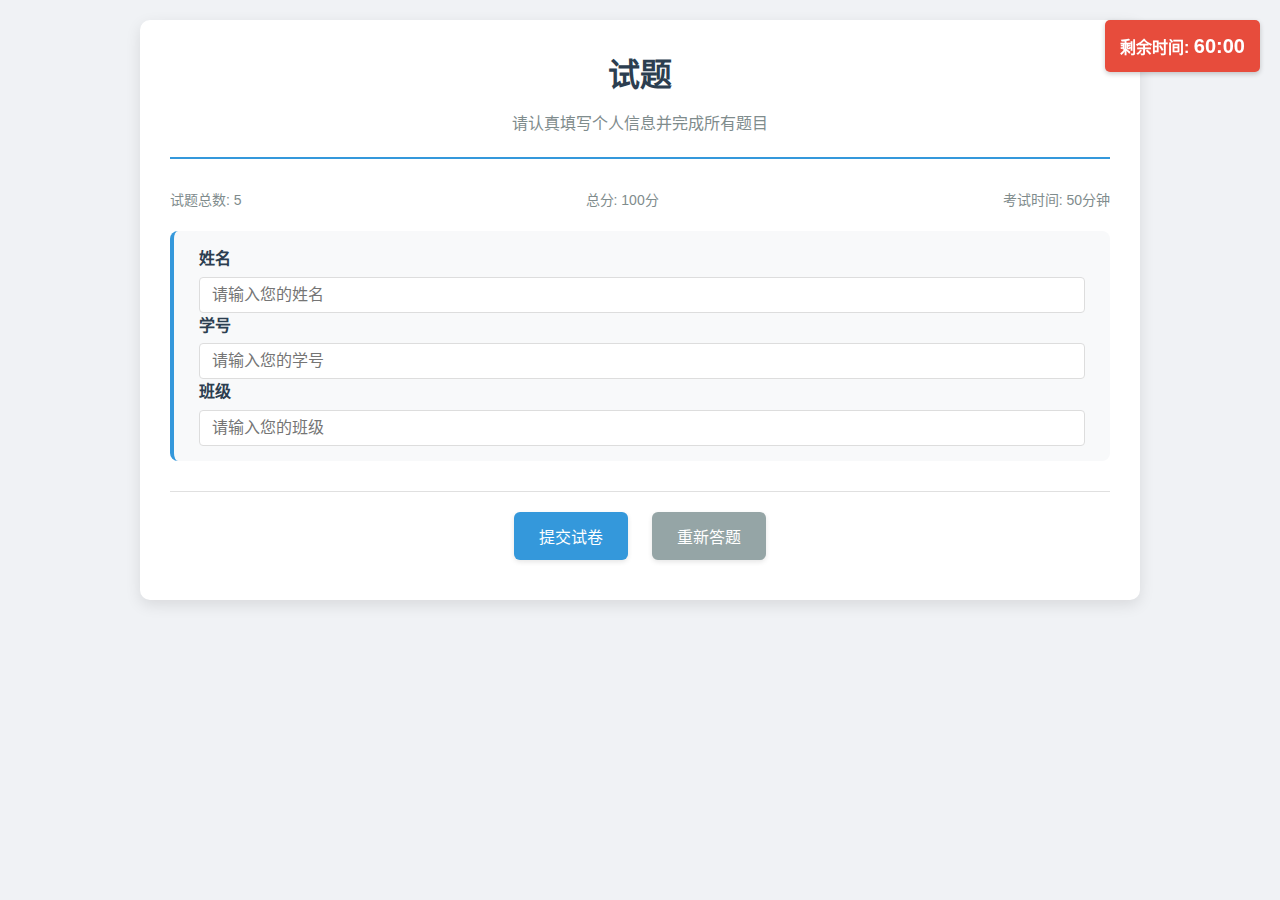
<file: index.html>
<!DOCTYPE html>
<html lang="zh-CN">

<head>
    <meta charset="UTF-8">
    <meta name="viewport" content="width=device-width, initial-scale=1.0">
    <title>图形化一级考试系统</title>
    <link rel="stylesheet" href="./index.css" />
</head>

<body>
    <div class="container">
        <div class="header">
            <h1><span id="exam-id"></span>试题</h1>
            <p class="subtitle">请认真填写个人信息并完成所有题目</p>
        </div>
        <div class="timer-container">
            剩余时间: <span class="timer" id="timer">60:00</span>
        </div>

        <div class="exam-info">
            <div>试题总数: <span id="total-titles">5</span></div>
            <div>总分: 100分</div>
            <div>考试时间: 50分钟</div>
        </div>

        <div class="student-info" style="display: block;">
            <div class="info-item">
                <label for="student-name">姓名</label>
                <input type="text" id="student-name" placeholder="请输入您的姓名">
            </div>
            <div class="info-item">
                <label for="student-id">学号</label>
                <input type="text" id="student-id" placeholder="请输入您的学号">
            </div>
            <div class="info-item">
                <label for="student-class">班级</label>
                <input type="text" id="student-class" placeholder="请输入您的班级">
            </div>
        </div>

        <div id="titles-container">
            <!-- 题目将通过JavaScript动态生成 -->
        </div>
        <!-- 编程题36 -->
        <!-- <div class="programming-question" id="q36">
            <div class="programming-title">36. 宇航员太空漫游</div>
            <div class="programming-content">
                <p><strong>1. 准备工作</strong></p>
                <p>（1）添加背景Nebula；</p>
                <p>（2）删除默认角色小猫，添加角色宇航员Kiran、星星Star和地球Earth。</p>

                <p><strong>2. 功能实现</strong></p>
                <p>（1）宇航员、星星和地球的初始位置如下图所示；</p>
                <img style="max-width: 300px" src="202406图形化一级.files/202406图形化一级6714.png" alt="初始位置"
                    class="programming-image">

                <p>（2）程序开始，宇航员的初始造型为“kiran-a”，旋转方式设为左右翻转；</p>
                <p>（3）宇航员水平向右逐渐移到星星位置，然后切换成造型“kiran-d”；</p>
                <img style="max-width: 300px" src="202406图形化一级.files/202406图形化一级6795.png" alt="小猫说话"
                    class="programming-image">
                <img style="max-width: 300px" src="202406图形化一级.files/202406图形化一级6796.png" alt="小猫说话"
                    class="programming-image">
                <img style="max-width: 300px" src="202406图形化一级.files/202406图形化一级6798.png" alt="小猫说话"
                    class="programming-image">
                <img style="max-width: 300px" src="202406图形化一级.files/202406图形化一级6799.png" alt="小猫说话"
                    class="programming-image">

                <p>（4）宇航员调整方向，垂直向上逐渐移到地球位置。</p>
                <img style="max-width: 300px" src="202406图形化一级.files/202406图形化一级6828.png" alt="向右箭头"
                    class="programming-image">
                <img style="max-width: 300px" src="202406图形化一级.files/202406图形化一级6829.png" alt="向左箭头"
                    class="programming-image">
            </div>
        </div> -->
        <!-- 编程题36 -->
        <!-- <div class="programming-question" id="q37">
            <div class="programming-title">37. 舞蹈表演</div>
            <div class="programming-content">
                <p><strong>1. 准备工作</strong></p>
                <p>（1）添加背景：Concert和Spotlight；</p>
                <p>（2）删除默认角色小猫，添加角色Ballerina；</p>
                <p>（3）给角色Ballerina添加声音：Dance Space和Cheer。</p>

                <p><strong>2. 功能实现</strong></p>
                <p>（1）点击绿旗，初始背景为Conert，小女孩出现在舞台中间位置，造型为“ballerina-a”，说“开始表演”2秒；</p>
                <img style="max-width: 300px" src="202406图形化一级.files/202406图形化一级7325.png" alt="初始位置"
                    class="programming-image">

                <p>（（2）背景切换为“Spotlight”，播放声音“Dance Space”，小女孩每隔1秒切换一个造型，从第二个造型依次切换到最后一个造型；</p>
                <img style="max-width: 300px" src="202406图形化一级.files/202406图形化一级7399.png" alt="小猫说话"
                    class="programming-image">

                <p>（3）最后，播放声音“Cheer”。</p>
                <img style="max-width: 300px" src="202406图形化一级.files/202406图形化一级7420.png" alt="向右箭头"
                    class="programming-image">

            </div>
        </div> -->

        <div class="controls">
            <button id="submit-btn">提交试卷</button>
            <button id="reset-btn">重新答题</button>
            <button id="export-btn">导出错题</button>
        </div>

        <div id="result" class="result"></div>
    </div>

    <script type="text/javascript" src="./index.js"></script>
</body>

</html>
</file>
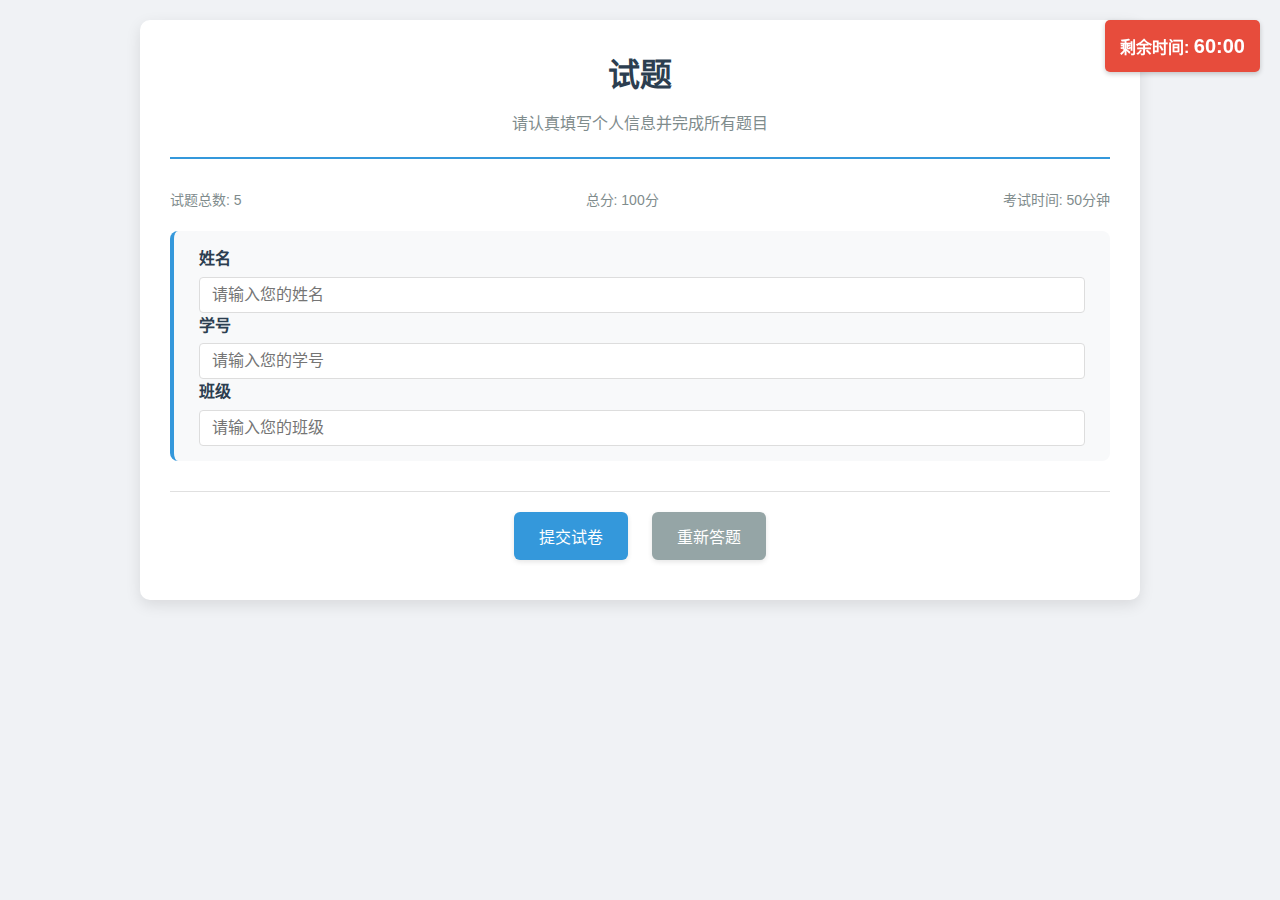
<file: tempalte.html>
<!DOCTYPE html>
<html lang="zh-CN">

<head>
    <meta charset="UTF-8">
    <meta name="viewport" content="width=device-width, initial-scale=1.0">
    <title>图形化一级考试系统</title>
    <link rel="stylesheet" href="./index.css" />
</head>

<body>
    <div class="container">
        <div class="header">
            <h1><span id="exam-id"></span>试题</h1>
            <p class="subtitle">请认真填写个人信息并完成所有题目</p>
        </div>
        <div class="timer-container">
            剩余时间: <span class="timer" id="timer">60:00</span>
        </div>

        <div class="exam-info">
            <div>试题总数: <span id="total-titles">5</span></div>
            <div>总分: 100分</div>
            <div>考试时间: 50分钟</div>
        </div>

        <div class="student-info" style="display: block;">
            <div class="info-item">
                <label for="student-name">姓名</label>
                <input type="text" id="student-name" placeholder="请输入您的姓名">
            </div>
            <div class="info-item">
                <label for="student-id">学号</label>
                <input type="text" id="student-id" placeholder="请输入您的学号">
            </div>
            <div class="info-item">
                <label for="student-class">班级</label>
                <input type="text" id="student-class" placeholder="请输入您的班级">
            </div>
        </div>

        <div id="titles-container">
            <!-- 题目将通过JavaScript动态生成 -->
        </div>
        <!-- 编程题36 -->
        <!-- <div class="programming-question" id="q36">
            <div class="programming-title">36. 宇航员太空漫游</div>
            <div class="programming-content">
                <p><strong>1. 准备工作</strong></p>
                <p>（1）添加背景Nebula；</p>
                <p>（2）删除默认角色小猫，添加角色宇航员Kiran、星星Star和地球Earth。</p>

                <p><strong>2. 功能实现</strong></p>
                <p>（1）宇航员、星星和地球的初始位置如下图所示；</p>
                <img style="max-width: 300px" src="202406图形化一级.files/202406图形化一级6714.png" alt="初始位置"
                    class="programming-image">

                <p>（2）程序开始，宇航员的初始造型为“kiran-a”，旋转方式设为左右翻转；</p>
                <p>（3）宇航员水平向右逐渐移到星星位置，然后切换成造型“kiran-d”；</p>
                <img style="max-width: 300px" src="202406图形化一级.files/202406图形化一级6795.png" alt="小猫说话"
                    class="programming-image">
                <img style="max-width: 300px" src="202406图形化一级.files/202406图形化一级6796.png" alt="小猫说话"
                    class="programming-image">
                <img style="max-width: 300px" src="202406图形化一级.files/202406图形化一级6798.png" alt="小猫说话"
                    class="programming-image">
                <img style="max-width: 300px" src="202406图形化一级.files/202406图形化一级6799.png" alt="小猫说话"
                    class="programming-image">

                <p>（4）宇航员调整方向，垂直向上逐渐移到地球位置。</p>
                <img style="max-width: 300px" src="202406图形化一级.files/202406图形化一级6828.png" alt="向右箭头"
                    class="programming-image">
                <img style="max-width: 300px" src="202406图形化一级.files/202406图形化一级6829.png" alt="向左箭头"
                    class="programming-image">
            </div>
        </div> -->
        <!-- 编程题36 -->
        <!-- <div class="programming-question" id="q37">
            <div class="programming-title">37. 舞蹈表演</div>
            <div class="programming-content">
                <p><strong>1. 准备工作</strong></p>
                <p>（1）添加背景：Concert和Spotlight；</p>
                <p>（2）删除默认角色小猫，添加角色Ballerina；</p>
                <p>（3）给角色Ballerina添加声音：Dance Space和Cheer。</p>

                <p><strong>2. 功能实现</strong></p>
                <p>（1）点击绿旗，初始背景为Conert，小女孩出现在舞台中间位置，造型为“ballerina-a”，说“开始表演”2秒；</p>
                <img style="max-width: 300px" src="202406图形化一级.files/202406图形化一级7325.png" alt="初始位置"
                    class="programming-image">

                <p>（（2）背景切换为“Spotlight”，播放声音“Dance Space”，小女孩每隔1秒切换一个造型，从第二个造型依次切换到最后一个造型；</p>
                <img style="max-width: 300px" src="202406图形化一级.files/202406图形化一级7399.png" alt="小猫说话"
                    class="programming-image">

                <p>（3）最后，播放声音“Cheer”。</p>
                <img style="max-width: 300px" src="202406图形化一级.files/202406图形化一级7420.png" alt="向右箭头"
                    class="programming-image">

            </div>
        </div> -->

        <div class="controls">
            <button id="submit-btn">提交试卷</button>
            <button id="reset-btn">重新答题</button>
            <button id="export-btn">导出错题</button>
        </div>

        <div id="result" class="result"></div>
    </div>

    <script type="text/javascript" src="./index.js"></script>
</body>

</html>
</file>
<file: index.css>
* {
            box-sizing: border-box;
            margin: 0;
            padding: 0;
            font-family: "Microsoft YaHei", sans-serif;
        }

        body {
            background-color: #f0f2f5;
            color: #333;
            line-height: 1.6;
            padding: 20px;
        }

        .container {
            max-width: 1000px;
            margin: 0 auto;
            background: white;
            padding: 30px;
            border-radius: 10px;
            box-shadow: 0 5px 15px rgba(0, 0, 0, 0.1);
        }

        .header {
            text-align: center;
            margin-bottom: 30px;
            padding-bottom: 20px;
            border-bottom: 2px solid #3498db;
        }

        h1 {
            color: #2c3e50;
            margin-bottom: 10px;
        }

        .subtitle {
            color: #7f8c8d;
            font-size: 16px;
        }

        .student-info {
            display: flex;
            justify-content: space-between;
            margin-bottom: 25px;
            padding: 15px;
            background: #f8f9fa;
            border-radius: 8px;
            border-left: 4px solid #3498db;
        }

        .info-item {
            display: flex;
            flex-direction: column;
            flex: 1;
            margin: 0 10px;
        }

        .info-item label {
            font-weight: bold;
            margin-bottom: 5px;
            color: #2c3e50;
        }

        .info-item input {
            padding: 8px 12px;
            border: 1px solid #ddd;
            border-radius: 4px;
            font-size: 16px;
        }

        .title {
            margin-bottom: 25px;
            padding: 20px;
            border: 1px solid #e0e0e0;
            border-radius: 8px;
            background-color: #fafafa;
            transition: all 0.3s ease;
        }

        .title:hover {
            box-shadow: 0 3px 8px rgba(0, 0, 0, 0.08);
        }

        .title-title {
            font-weight: bold;
            margin-bottom: 15px;
            color: #2c3e50;
            font-size: 18px;
        }

        .options {
            margin-left: 20px;
        }

        .option {
            margin: 10px 0;
            display: flex;
            align-items: flex-start;
            padding: 8px;
            border-radius: 4px;
            transition: background-color 0.2s;
        }

        .option:hover {
            background-color: #edf2f7;
        }

        .option input {
            margin-right: 10px;
            margin-top: 5px;
            transform: scale(1.2);
        }

        .option-content {
            display: flex;
            align-items: center;
        }

        .option-content img {
            max-width: 150px;
            margin-left: 10px;
            border: 1px solid #ddd;
            border-radius: 4px;
        }

        .title-image {
            text-align: center;
            margin: 15px 0;
        }

        .title-image img {
            max-width: 100%;
            height: auto;
            border-radius: 6px;
            box-shadow: 0 2px 5px rgba(0, 0, 0, 0.1);
        }

        .controls {
            text-align: center;
            margin-top: 30px;
            padding-top: 20px;
            border-top: 1px solid #e0e0e0;
        }

        button {
            background-color: #3498db;
            color: white;
            border: none;
            padding: 12px 25px;
            border-radius: 6px;
            cursor: pointer;
            font-size: 16px;
            margin: 0 10px 10px;
            transition: background-color 0.3s, transform 0.2s;
            box-shadow: 0 2px 5px rgba(0, 0, 0, 0.1);
        }

        button:hover {
            background-color: #2980b9;
            transform: translateY(-2px);
        }

        button:active {
            transform: translateY(0);
        }

        #reset-btn {
            background-color: #95a5a6;
        }

        #reset-btn:hover {
            background-color: #7f8c8d;
        }

        #export-btn {
            background-color: #27ae60;
            display: none;
        }

        #export-btn:hover {
            background-color: #219653;
        }

        .result {
            margin-top: 30px;
            padding: 20px;
            border-radius: 8px;
            display: none;
            box-shadow: 0 3px 10px rgba(0, 0, 0, 0.1);
        }

        .correct {
            background-color: #d4edda;
            border: 1px solid #c3e6cb;
            color: #155724;
        }

        .incorrect {
            background-color: #f8d7da;
            border: 1px solid #f5c6cb;
            color: #721c24;
        }

        .score {
            text-align: center;
            font-size: 24px;
            margin: 20px 0;
            font-weight: bold;
            color: #2c3e50;
        }

        .explanation {
            margin-top: 10px;
            padding: 10px;
            background-color: #e9ecef;
            border-radius: 4px;
            font-size: 14px;
        }

        .answer-status {
            display: inline-block;
            margin-left: 10px;
            font-weight: bold;
        }

        .correct-answer {
            color: #28a745;
        }

        .incorrect-answer {
            color: #dc3545;
        }

        .title-result {
            margin-top: 10px;
            text-align: left;
        }

        .title-type {
            display: inline-block;
            padding: 3px 10px;
            border-radius: 20px;
            font-size: 12px;
            margin-left: 10px;
            background-color: #6c757d;
            color: white;
        }

        .single-choice {
            background-color: #007bff;
        }

        .judge {
            background-color: #17a2b8;
        }

        .exam-info {
            display: flex;
            justify-content: space-between;
            margin-bottom: 20px;
            font-size: 14px;
            color: #7f8c8d;
        }

        .student-info-display {
            margin-top: 15px;
            padding: 15px;
            background-color: #f8f9fa;
            border-radius: 6px;
            border-left: 4px solid #3498db;
        }

        .student-info-display p {
            margin: 5px 0;
        }

        .wrong-titles-summary {
            margin-top: 20px;
            padding: 15px;
            background-color: #fff3cd;
            border: 1px solid #ffeaa7;
            border-radius: 6px;
        }

        .wrong-titles-summary h3 {
            color: #856404;
            margin-bottom: 10px;
        }

        .wrong-title-item {
            padding: 10px;
            margin-bottom: 10px;
            background-color: white;
            border-radius: 4px;
            border-left: 4px solid #f39c12;
        }

        .programming-question {
            background-color: #f0f8ff;
            border-left: 4px solid #2980b9;
            padding: 20px;
            margin-bottom: 25px;
            border-radius: 8px;
        }

        .programming-title {
            font-weight: bold;
            margin-bottom: 15px;
            font-size: 18px;
            color: #2980b9;
        }

        .programming-content {
            margin-left: 15px;
        }

        .programming-image {
            max-width: 100%;
            margin: 15px 0;
            border: 1px solid #ddd;
            border-radius: 5px;
        }

        .timer-container {
            position: fixed;
            top: 20px;
            right: 20px;
            background-color: #e74c3c;
            color: white;
            padding: 10px 15px;
            border-radius: 5px;
            font-weight: bold;
            box-shadow: 0 2px 5px rgba(0, 0, 0, 0.2);
            z-index: 1000;
        }

        .timer {
            font-size: 20px;
        }
</file>
